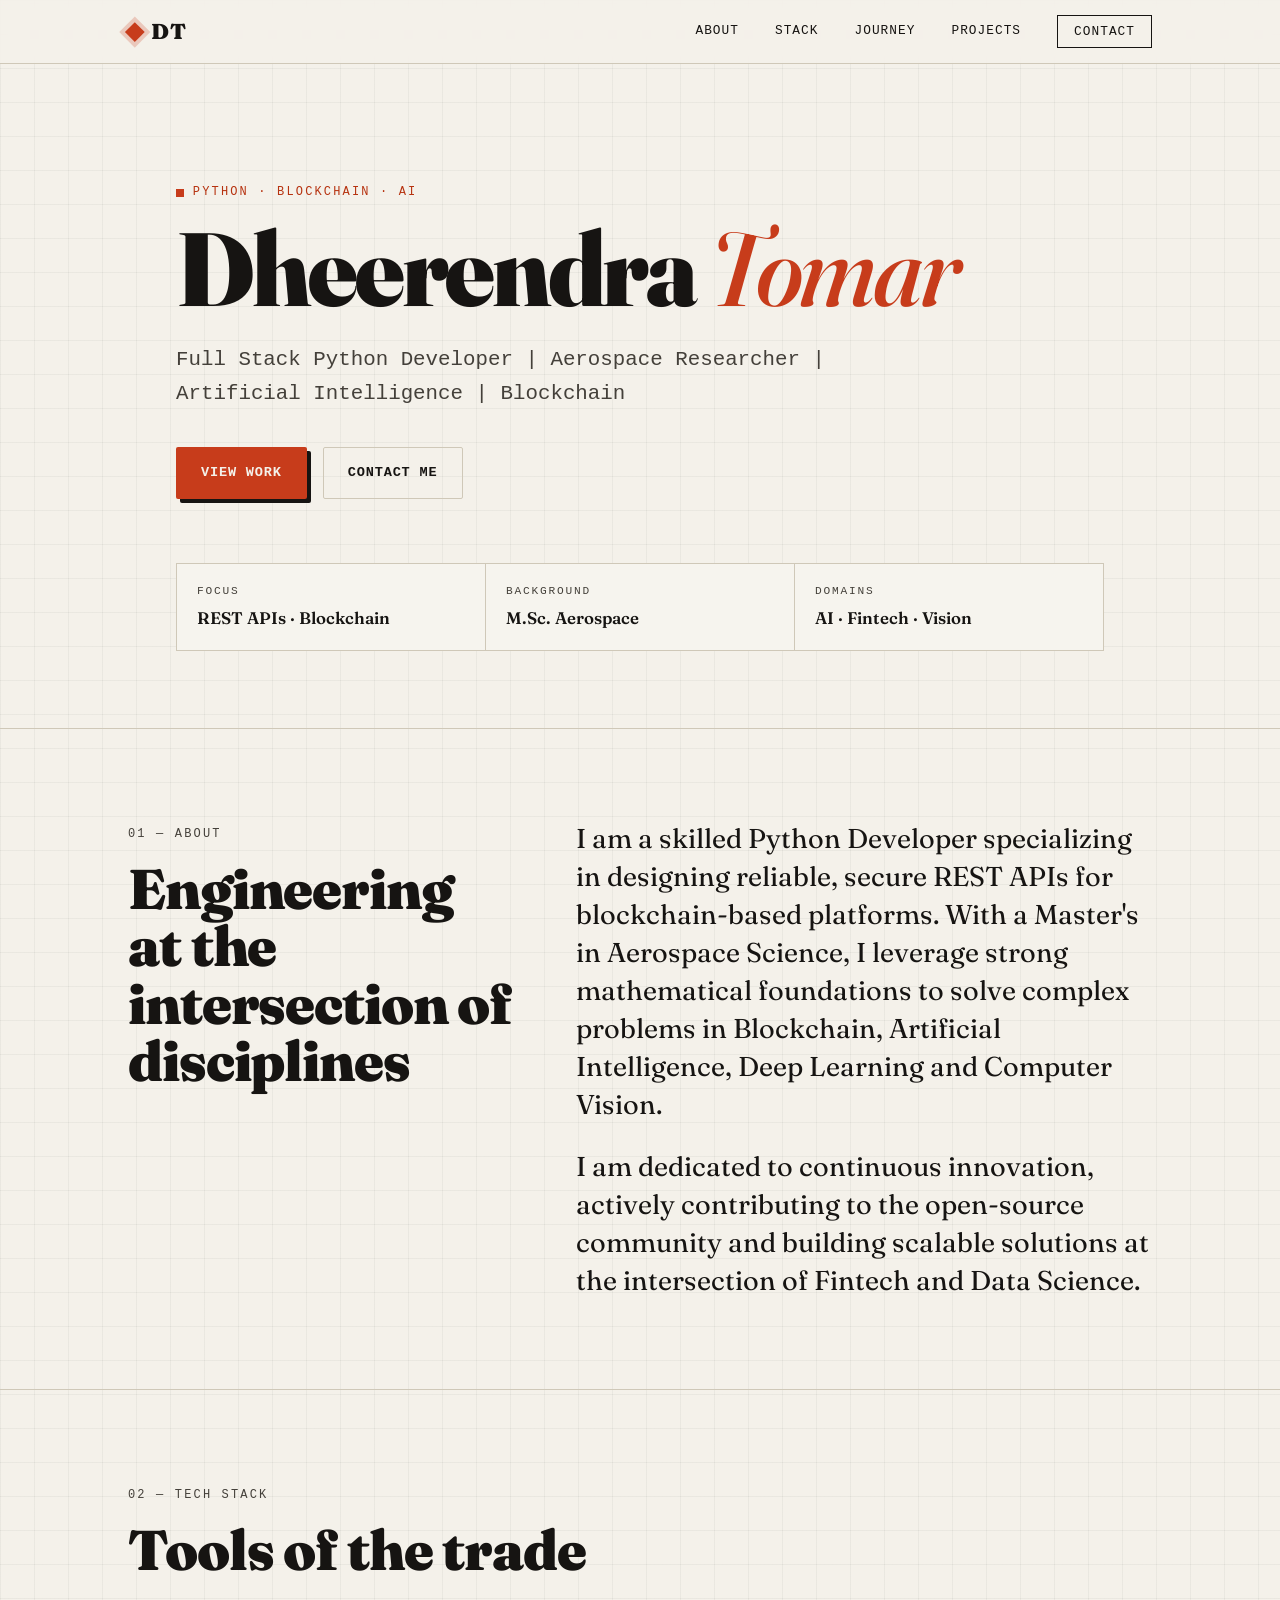
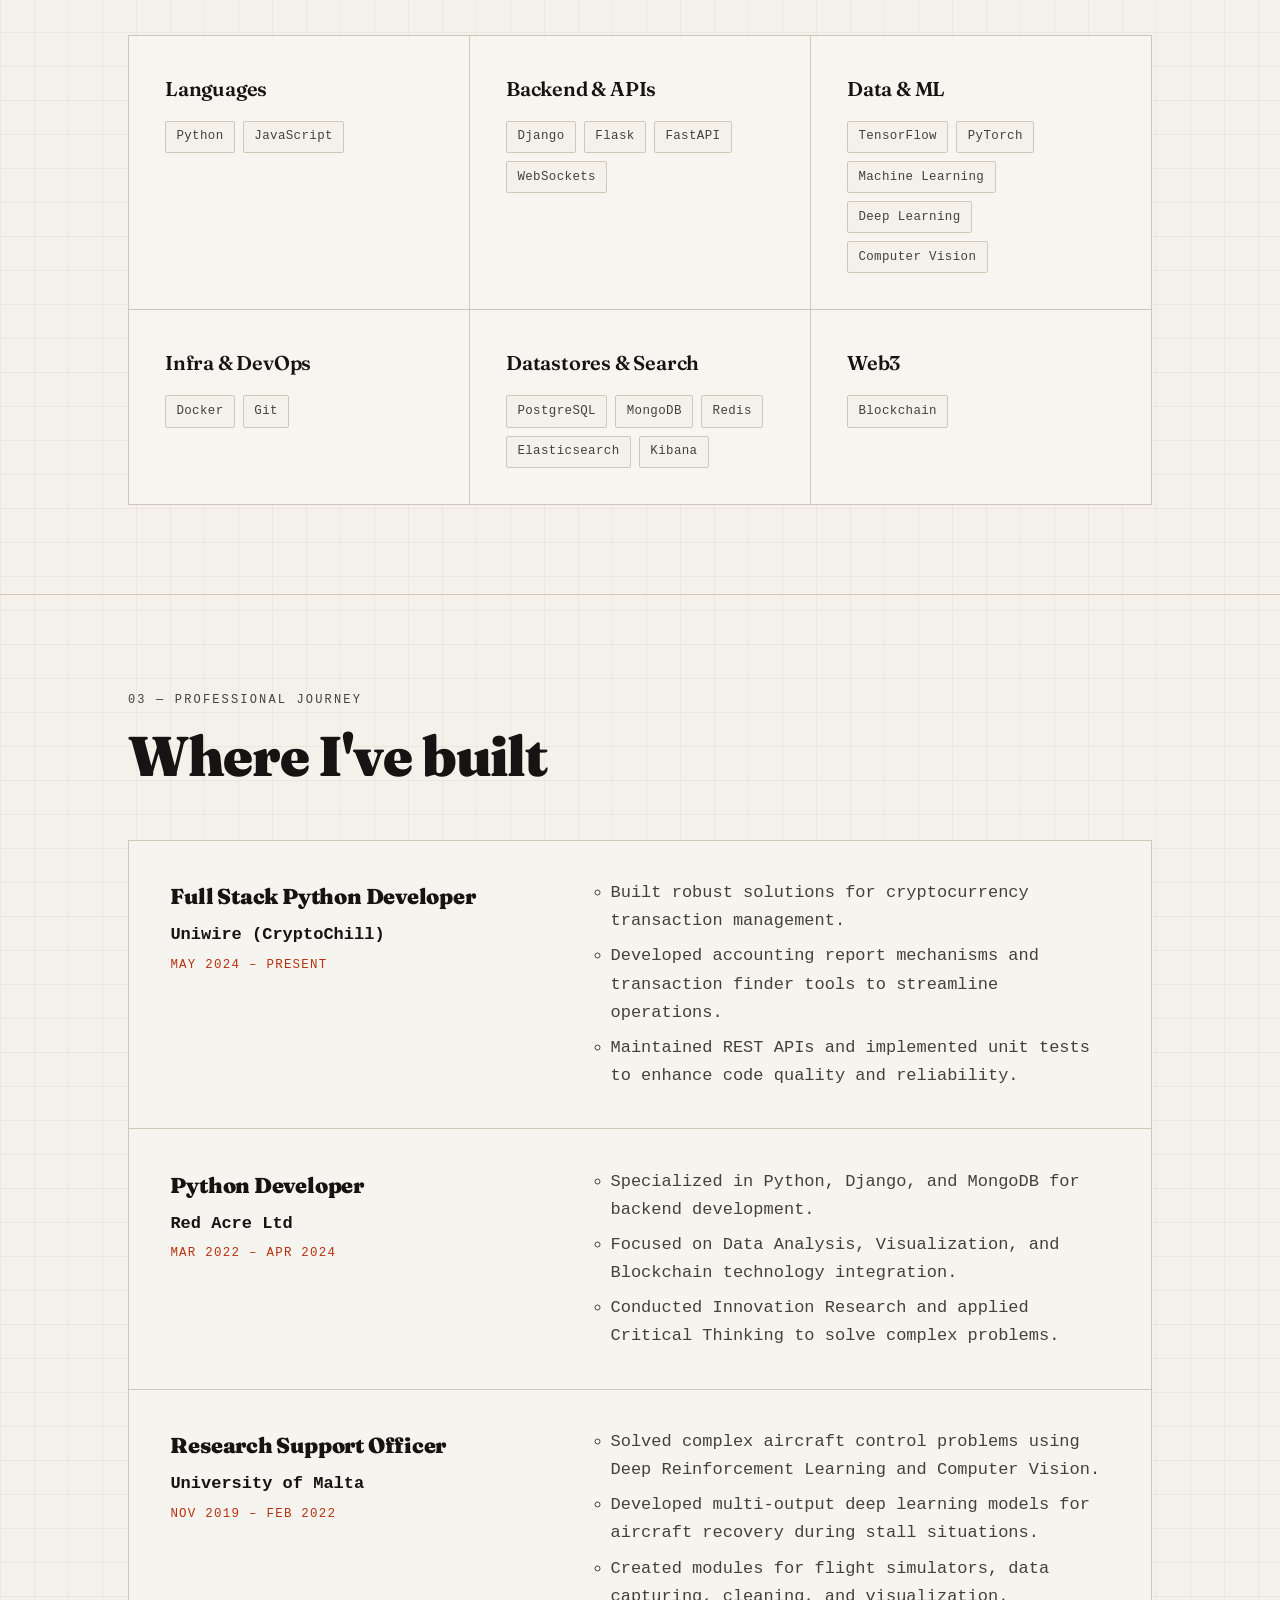
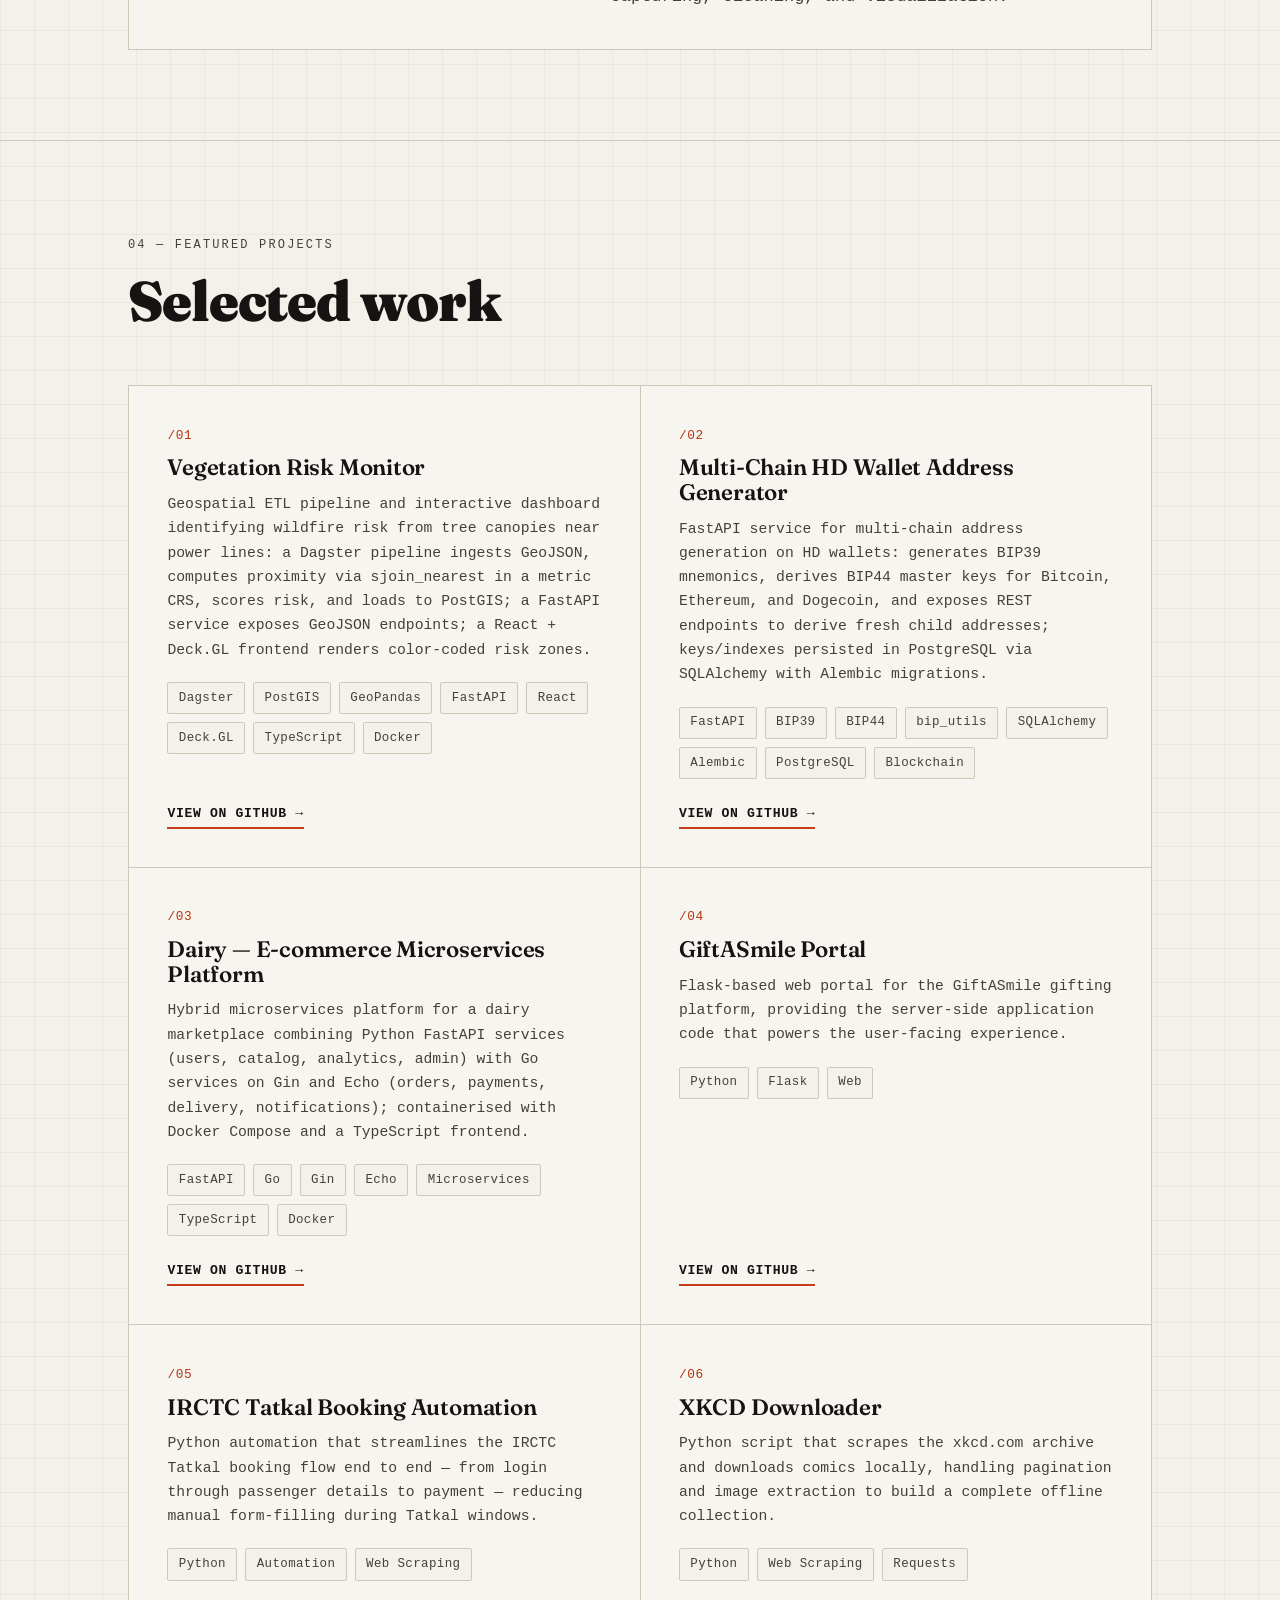
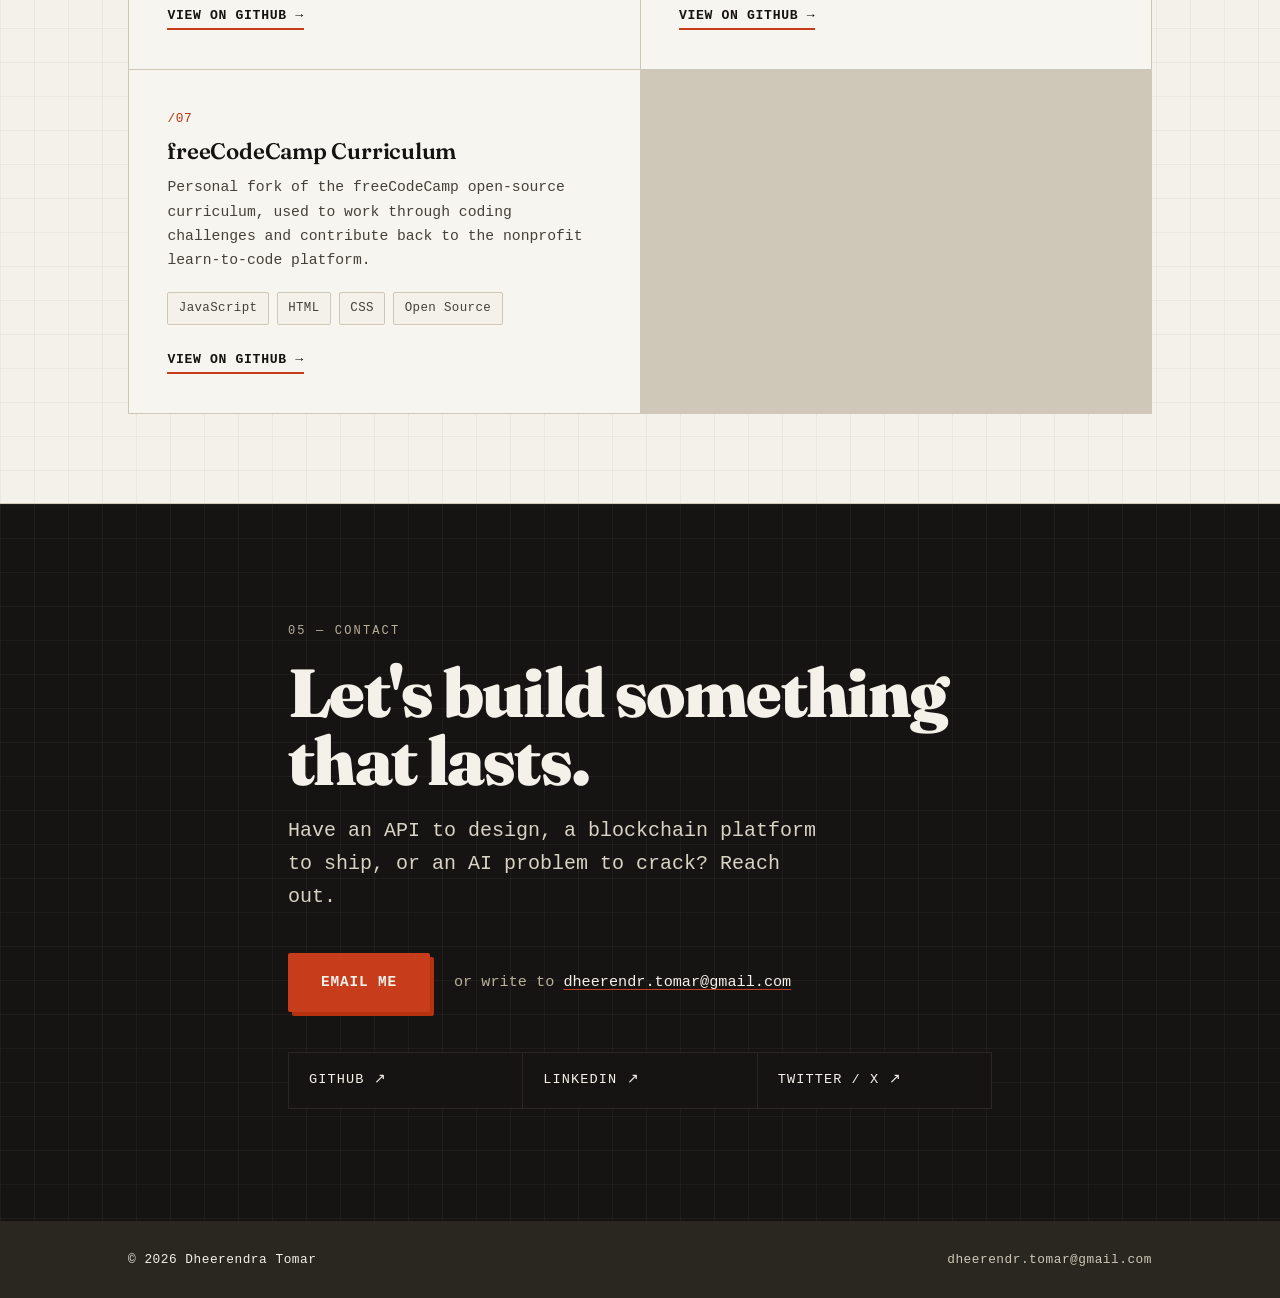
<file: public/index.html>
<!DOCTYPE html>
<html lang="en">
<head>
  <meta charset="UTF-8">
  <meta name="viewport" content="width=device-width, initial-scale=1.0">
  <meta name="description" content="Dheerendra Tomar — Full Stack Python Developer, Aerospace Researcher, AI & Blockchain.">
  <title>Dheerendra Tomar — Full Stack Python Developer</title>
  <link rel="icon" type="image/svg+xml" href="/assets/favicon.svg">
  <meta property="og:type" content="website">
  <meta property="og:title" content="Dheerendra Tomar — Full Stack Python Developer">
  <meta property="og:description" content="Python, AI/ML, and blockchain engineer. Selected projects and experience.">
  <meta property="og:url" content="https://founder.primelab.site">
  <meta name="twitter:card" content="summary">
  <link rel="preconnect" href="https://fonts.googleapis.com">
  <link rel="preconnect" href="https://fonts.gstatic.com" crossorigin>
  <link href="https://fonts.googleapis.com/css2?family=Fraunces:ital,opsz,wght@0,9..144,400;0,9..144,600;0,9..144,900;1,9..144,500&display=swap" rel="stylesheet">
  <link rel="stylesheet" href="css/style.css">
</head>
<body>
  <a class="skip-link" href="#main">Skip to content</a>

  <header class="site-header">
    <nav class="nav" aria-label="Primary">
      <a class="brand" href="#hero">
        <span class="brand-mark" aria-hidden="true"></span>
        <span class="brand-name">DT</span>
      </a>
      <button class="nav-toggle" aria-expanded="false" aria-controls="nav-menu" aria-label="Toggle navigation">
        <span class="nav-toggle-bar" aria-hidden="true"></span>
        <span class="nav-toggle-bar" aria-hidden="true"></span>
        <span class="nav-toggle-bar" aria-hidden="true"></span>
      </button>
      <ul class="nav-menu" id="nav-menu">
        <li><a href="#about">About</a></li>
        <li><a href="#stack">Stack</a></li>
        <li><a href="#journey">Journey</a></li>
        <li><a href="#projects">Projects</a></li>
        <li><a class="nav-cta" href="#contact">Contact</a></li>
      </ul>
    </nav>
  </header>

  <main id="main">

    <!-- HERO -->
    <section class="hero" id="hero" aria-labelledby="hero-title">
      <div class="container hero-inner">
        <p class="eyebrow"><span class="tick" aria-hidden="true"></span>Python · Blockchain · AI</p>
        <h1 id="hero-title">Dheerendra <span class="accent">Tomar</span></h1>
        <p class="hero-sub">Full Stack Python Developer | Aerospace Researcher | Artificial Intelligence | Blockchain</p>
        <div class="hero-actions">
          <a class="btn btn-primary" href="#projects">View Work</a>
          <a class="btn btn-ghost" href="#contact">Contact Me</a>
        </div>
        <dl class="hero-meta" aria-label="At a glance">
          <div><dt>Focus</dt><dd>REST APIs · Blockchain</dd></div>
          <div><dt>Background</dt><dd>M.Sc. Aerospace</dd></div>
          <div><dt>Domains</dt><dd>AI · Fintech · Vision</dd></div>
        </dl>
      </div>
    </section>

    <!-- ABOUT -->
    <section class="about" id="about" aria-labelledby="about-title">
      <div class="container about-inner">
        <header class="section-head">
          <p class="section-index">01 — About</p>
          <h2 id="about-title">Engineering at the intersection of disciplines</h2>
        </header>
        <div class="about-body">
          <p>I am a skilled Python Developer specializing in designing reliable, secure REST APIs for blockchain-based platforms. With a Master's in Aerospace Science, I leverage strong mathematical foundations to solve complex problems in Blockchain, Artificial Intelligence, Deep Learning and Computer Vision.</p>
          <p>I am dedicated to continuous innovation, actively contributing to the open-source community and building scalable solutions at the intersection of Fintech and Data Science.</p>
        </div>
      </div>
    </section>

    <!-- TECH STACK -->
    <section class="stack" id="stack" aria-labelledby="stack-title">
      <div class="container">
        <header class="section-head">
          <p class="section-index">02 — Tech Stack</p>
          <h2 id="stack-title">Tools of the trade</h2>
        </header>
        <ul class="cluster-grid">
          <li class="cluster">
            <h3 class="cluster-title">Languages</h3>
            <ul class="tag-list">
              <li class="tag">Python</li>
              <li class="tag">JavaScript</li>
            </ul>
          </li>
          <li class="cluster">
            <h3 class="cluster-title">Backend &amp; APIs</h3>
            <ul class="tag-list">
              <li class="tag">Django</li>
              <li class="tag">Flask</li>
              <li class="tag">FastAPI</li>
              <li class="tag">WebSockets</li>
            </ul>
          </li>
          <li class="cluster">
            <h3 class="cluster-title">Data &amp; ML</h3>
            <ul class="tag-list">
              <li class="tag">TensorFlow</li>
              <li class="tag">PyTorch</li>
              <li class="tag">Machine Learning</li>
              <li class="tag">Deep Learning</li>
              <li class="tag">Computer Vision</li>
            </ul>
          </li>
          <li class="cluster">
            <h3 class="cluster-title">Infra &amp; DevOps</h3>
            <ul class="tag-list">
              <li class="tag">Docker</li>
              <li class="tag">Git</li>
            </ul>
          </li>
          <li class="cluster">
            <h3 class="cluster-title">Datastores &amp; Search</h3>
            <ul class="tag-list">
              <li class="tag">PostgreSQL</li>
              <li class="tag">MongoDB</li>
              <li class="tag">Redis</li>
              <li class="tag">Elasticsearch</li>
              <li class="tag">Kibana</li>
            </ul>
          </li>
          <li class="cluster">
            <h3 class="cluster-title">Web3</h3>
            <ul class="tag-list">
              <li class="tag">Blockchain</li>
            </ul>
          </li>
        </ul>
      </div>
    </section>

    <!-- PROFESSIONAL JOURNEY -->
    <section class="journey" id="journey" aria-labelledby="journey-title">
      <div class="container">
        <header class="section-head">
          <p class="section-index">03 — Professional Journey</p>
          <h2 id="journey-title">Where I've built</h2>
        </header>
        <ol class="timeline">
          <li class="timeline-item">
            <div class="timeline-head">
              <h3 class="role-title">Full Stack Python Developer</h3>
              <p class="role-org">Uniwire (CryptoChill)</p>
              <p class="role-dates"><time datetime="2024-05">May 2024</time> – Present</p>
            </div>
            <ul class="role-points">
              <li>Built robust solutions for cryptocurrency transaction management.</li>
              <li>Developed accounting report mechanisms and transaction finder tools to streamline operations.</li>
              <li>Maintained REST APIs and implemented unit tests to enhance code quality and reliability.</li>
            </ul>
          </li>
          <li class="timeline-item">
            <div class="timeline-head">
              <h3 class="role-title">Python Developer</h3>
              <p class="role-org">Red Acre Ltd</p>
              <p class="role-dates"><time datetime="2022-03">Mar 2022</time> – <time datetime="2024-04">Apr 2024</time></p>
            </div>
            <ul class="role-points">
              <li>Specialized in Python, Django, and MongoDB for backend development.</li>
              <li>Focused on Data Analysis, Visualization, and Blockchain technology integration.</li>
              <li>Conducted Innovation Research and applied Critical Thinking to solve complex problems.</li>
            </ul>
          </li>
          <li class="timeline-item">
            <div class="timeline-head">
              <h3 class="role-title">Research Support Officer</h3>
              <p class="role-org">University of Malta</p>
              <p class="role-dates"><time datetime="2019-11">Nov 2019</time> – <time datetime="2022-02">Feb 2022</time></p>
            </div>
            <ul class="role-points">
              <li>Solved complex aircraft control problems using Deep Reinforcement Learning and Computer Vision.</li>
              <li>Developed multi-output deep learning models for aircraft recovery during stall situations.</li>
              <li>Created modules for flight simulators, data capturing, cleaning, and visualization.</li>
            </ul>
          </li>
        </ol>
      </div>
    </section>

    <!-- FEATURED PROJECTS -->
    <section class="projects" id="projects" aria-labelledby="projects-title">
      <div class="container">
        <header class="section-head">
          <p class="section-index">04 — Featured Projects</p>
          <h2 id="projects-title">Selected work</h2>
        </header>
        <ul class="project-grid">
          <li class="project">
            <span class="project-num" aria-hidden="true">/01</span>
            <h3 class="project-title">Vegetation Risk Monitor</h3>
            <p class="project-blurb">Geospatial ETL pipeline and interactive dashboard identifying wildfire risk from tree canopies near power lines: a Dagster pipeline ingests GeoJSON, computes proximity via sjoin_nearest in a metric CRS, scores risk, and loads to PostGIS; a FastAPI service exposes GeoJSON endpoints; a React + Deck.GL frontend renders color-coded risk zones.</p>
            <ul class="tag-list">
              <li class="tag">Dagster</li>
              <li class="tag">PostGIS</li>
              <li class="tag">GeoPandas</li>
              <li class="tag">FastAPI</li>
              <li class="tag">React</li>
              <li class="tag">Deck.GL</li>
              <li class="tag">TypeScript</li>
              <li class="tag">Docker</li>
            </ul>
            <a class="project-link" href="https://github.com/DheerendraTomar/vegetation-risk-monitor" target="_blank" rel="noopener noreferrer">View on GitHub <span aria-hidden="true">→</span></a>
          </li>
          <li class="project">
            <span class="project-num" aria-hidden="true">/02</span>
            <h3 class="project-title">Multi-Chain HD Wallet Address Generator</h3>
            <p class="project-blurb">FastAPI service for multi-chain address generation on HD wallets: generates BIP39 mnemonics, derives BIP44 master keys for Bitcoin, Ethereum, and Dogecoin, and exposes REST endpoints to derive fresh child addresses; keys/indexes persisted in PostgreSQL via SQLAlchemy with Alembic migrations.</p>
            <ul class="tag-list">
              <li class="tag">FastAPI</li>
              <li class="tag">BIP39</li>
              <li class="tag">BIP44</li>
              <li class="tag">bip_utils</li>
              <li class="tag">SQLAlchemy</li>
              <li class="tag">Alembic</li>
              <li class="tag">PostgreSQL</li>
              <li class="tag">Blockchain</li>
            </ul>
            <a class="project-link" href="https://github.com/DheerendraTomar/zeplynew" target="_blank" rel="noopener noreferrer">View on GitHub <span aria-hidden="true">→</span></a>
          </li>
          <li class="project">
            <span class="project-num" aria-hidden="true">/03</span>
            <h3 class="project-title">Dairy — E-commerce Microservices Platform</h3>
            <p class="project-blurb">Hybrid microservices platform for a dairy marketplace combining Python FastAPI services (users, catalog, analytics, admin) with Go services on Gin and Echo (orders, payments, delivery, notifications); containerised with Docker Compose and a TypeScript frontend.</p>
            <ul class="tag-list">
              <li class="tag">FastAPI</li>
              <li class="tag">Go</li>
              <li class="tag">Gin</li>
              <li class="tag">Echo</li>
              <li class="tag">Microservices</li>
              <li class="tag">TypeScript</li>
              <li class="tag">Docker</li>
            </ul>
            <a class="project-link" href="https://github.com/DheerendraTomar/dairy" target="_blank" rel="noopener noreferrer">View on GitHub <span aria-hidden="true">→</span></a>
          </li>
          <li class="project">
            <span class="project-num" aria-hidden="true">/04</span>
            <h3 class="project-title">GiftASmile Portal</h3>
            <p class="project-blurb">Flask-based web portal for the GiftASmile gifting platform, providing the server-side application code that powers the user-facing experience.</p>
            <ul class="tag-list">
              <li class="tag">Python</li>
              <li class="tag">Flask</li>
              <li class="tag">Web</li>
            </ul>
            <a class="project-link" href="https://github.com/DheerendraTomar/giftasmile" target="_blank" rel="noopener noreferrer">View on GitHub <span aria-hidden="true">→</span></a>
          </li>
          <li class="project">
            <span class="project-num" aria-hidden="true">/05</span>
            <h3 class="project-title">IRCTC Tatkal Booking Automation</h3>
            <p class="project-blurb">Python automation that streamlines the IRCTC Tatkal booking flow end to end — from login through passenger details to payment — reducing manual form-filling during Tatkal windows.</p>
            <ul class="tag-list">
              <li class="tag">Python</li>
              <li class="tag">Automation</li>
              <li class="tag">Web Scraping</li>
            </ul>
            <a class="project-link" href="https://github.com/DheerendraTomar/IRCTC-Tatkal-Ticket-Booking" target="_blank" rel="noopener noreferrer">View on GitHub <span aria-hidden="true">→</span></a>
          </li>
          <li class="project">
            <span class="project-num" aria-hidden="true">/06</span>
            <h3 class="project-title">XKCD Downloader</h3>
            <p class="project-blurb">Python script that scrapes the xkcd.com archive and downloads comics locally, handling pagination and image extraction to build a complete offline collection.</p>
            <ul class="tag-list">
              <li class="tag">Python</li>
              <li class="tag">Web Scraping</li>
              <li class="tag">Requests</li>
            </ul>
            <a class="project-link" href="https://github.com/DheerendraTomar/XKCD_Downloader" target="_blank" rel="noopener noreferrer">View on GitHub <span aria-hidden="true">→</span></a>
          </li>
          <li class="project">
            <span class="project-num" aria-hidden="true">/07</span>
            <h3 class="project-title">freeCodeCamp Curriculum</h3>
            <p class="project-blurb">Personal fork of the freeCodeCamp open-source curriculum, used to work through coding challenges and contribute back to the nonprofit learn-to-code platform.</p>
            <ul class="tag-list">
              <li class="tag">JavaScript</li>
              <li class="tag">HTML</li>
              <li class="tag">CSS</li>
              <li class="tag">Open Source</li>
            </ul>
            <a class="project-link" href="https://github.com/DheerendraTomar/freeCodeCamp" target="_blank" rel="noopener noreferrer">View on GitHub <span aria-hidden="true">→</span></a>
          </li>
        </ul>
      </div>
    </section>

    <!-- CONTACT -->
    <section class="contact" id="contact" aria-labelledby="contact-title">
      <div class="container contact-inner">
        <p class="section-index">05 — Contact</p>
        <h2 id="contact-title">Let's build something that lasts.</h2>
        <p class="contact-lede">Have an API to design, a blockchain platform to ship, or an AI problem to crack? Reach out.</p>
        <div class="contact-actions">
          <a class="btn btn-primary btn-lg" href="mailto:dheerendr.tomar@gmail.com">Email Me</a>
          <p class="contact-email">or write to <a href="mailto:dheerendr.tomar@gmail.com">dheerendr.tomar@gmail.com</a></p>
        </div>
        <ul class="social-list" aria-label="Social links">
          <li><a href="https://github.com/DheerendraTomar" target="_blank" rel="noopener noreferrer">GitHub <span aria-hidden="true">↗</span></a></li>
          <li><a href="https://www.linkedin.com/in/dheerendr/" target="_blank" rel="noopener noreferrer">LinkedIn <span aria-hidden="true">↗</span></a></li>
          <li><a href="https://x.com/thelaconicguy" target="_blank" rel="noopener noreferrer">Twitter / X <span aria-hidden="true">↗</span></a></li>
        </ul>
      </div>
    </section>

  </main>

  <footer class="site-footer">
    <div class="container footer-inner">
      <p class="footer-brand">© 2026 Dheerendra Tomar</p>
      <p class="footer-email"><a href="mailto:dheerendr.tomar@gmail.com">dheerendr.tomar@gmail.com</a></p>
    </div>
  </footer>

  <script>
    (function () {
      var toggle = document.querySelector('.nav-toggle');
      var menu = document.getElementById('nav-menu');
      if (!toggle || !menu) return;
      toggle.addEventListener('click', function () {
        var open = toggle.getAttribute('aria-expanded') === 'true';
        toggle.setAttribute('aria-expanded', String(!open));
        menu.classList.toggle('is-open', !open);
      });
      menu.addEventListener('click', function (e) {
        if (e.target.tagName === 'A') {
          toggle.setAttribute('aria-expanded', 'false');
          menu.classList.remove('is-open');
        }
      });
      document.addEventListener('keydown', function (e) {
        if (e.key === 'Escape' && toggle.getAttribute('aria-expanded') === 'true') {
          toggle.setAttribute('aria-expanded', 'false');
          menu.classList.remove('is-open');
          toggle.focus();
        }
      });
    })();
  </script>
</body>
</html>
</file>
<file: public/css/style.css>
/* =========================================================
   Dheerendra Tomar — Portfolio
   Shares the "Engineering Blueprint" design system with
   primelab.site: warm paper, ink, vermilion accent, Fraunces,
   blueprint grid, hard offset shadows. One brand family.
   ========================================================= */

:root {
  --paper:      #f4f1ea;   /* warm off-white */
  --paper-2:    #ebe7dd;   /* slightly deeper panel */
  --ink:        #161412;   /* near-black */
  --ink-soft:   #44403a;   /* muted body */
  --line:       #cfc8b8;   /* hairline rules */
  --accent:     #c73c1b;   /* vermilion (WCAG AA on paper) */
  --accent-ink: #b6320f;
  --paper-dark: #161412;
  --paper-dark-soft: #2a2620;

  --font-display: "Fraunces", Georgia, "Times New Roman", serif;
  --font-body: ui-monospace, "SF Mono", "SFMono-Regular", Menlo, Consolas, "Liberation Mono", monospace;

  --maxw: 1120px;
  --gutter: clamp(1.25rem, 4vw, 3rem);
  --radius: 2px;
}

*, *::before, *::after { box-sizing: border-box; }

html { scroll-behavior: smooth; -webkit-text-size-adjust: 100%; }

@media (prefers-reduced-motion: reduce) {
  html { scroll-behavior: auto; }
  *, *::before, *::after {
    animation-duration: 0.001ms !important;
    animation-iteration-count: 1 !important;
    transition-duration: 0.001ms !important;
  }
}

body {
  margin: 0;
  font-family: var(--font-body);
  font-size: clamp(1rem, 0.95rem + 0.2vw, 1.0625rem);
  line-height: 1.65;
  color: var(--ink);
  background-color: var(--paper);
  background-image:
    linear-gradient(to right, rgba(22,20,18,0.045) 1px, transparent 1px),
    linear-gradient(to bottom, rgba(22,20,18,0.045) 1px, transparent 1px);
  background-size: 34px 34px;
  -webkit-font-smoothing: antialiased;
  text-rendering: optimizeLegibility;
}

img { max-width: 100%; display: block; }
a { color: inherit; }

/* ---------- Layout helpers ---------- */
.container {
  width: 100%;
  max-width: var(--maxw);
  margin-inline: auto;
  padding-inline: var(--gutter);
}
section { position: relative; }

/* ---------- Skip link / focus ---------- */
.skip-link {
  position: absolute;
  left: 0; top: -3em;
  background: var(--ink);
  color: var(--paper);
  padding: 0.6em 1em;
  z-index: 100;
  text-decoration: none;
  transition: top 0.15s ease;
}
.skip-link:focus { top: 0; }

:focus-visible {
  outline: 3px solid var(--accent);
  outline-offset: 3px;
  border-radius: var(--radius);
}

/* ---------- Header / nav ---------- */
.site-header {
  position: sticky;
  top: 0;
  z-index: 50;
  background: color-mix(in srgb, var(--paper) 88%, transparent);
  -webkit-backdrop-filter: blur(6px);
  backdrop-filter: blur(6px);
  border-bottom: 1px solid var(--line);
}
.nav {
  display: flex;
  align-items: center;
  justify-content: space-between;
  gap: 1rem;
  max-width: var(--maxw);
  margin-inline: auto;
  padding: 0.85rem var(--gutter);
}
.brand {
  display: inline-flex;
  align-items: center;
  gap: 0.6rem;
  text-decoration: none;
  font-weight: 600;
}
.brand-mark {
  width: 0.85rem;
  height: 0.85rem;
  background: var(--accent);
  transform: rotate(45deg);
  box-shadow: 0 0 0 4px color-mix(in srgb, var(--accent) 22%, transparent);
}
.brand-name {
  font-family: var(--font-display);
  font-size: 1.35rem;
  font-weight: 900;
  letter-spacing: 0.02em;
}
.nav-menu {
  list-style: none;
  display: flex;
  align-items: center;
  gap: clamp(1rem, 3vw, 2.25rem);
  margin: 0;
  padding: 0;
  font-size: 0.8rem;
  text-transform: uppercase;
  letter-spacing: 0.08em;
}
.nav-menu a { text-decoration: none; padding: 0.4rem 0; position: relative; }
.nav-menu a:not(.nav-cta)::after {
  content: "";
  position: absolute;
  left: 0; bottom: 0;
  width: 100%; height: 2px;
  background: var(--accent);
  transform: scaleX(0);
  transform-origin: left;
  transition: transform 0.2s ease;
}
.nav-menu a:not(.nav-cta):hover::after,
.nav-menu a:not(.nav-cta):focus-visible::after { transform: scaleX(1); }
.nav-cta {
  border: 1px solid var(--ink);
  transition: background 0.18s ease, color 0.18s ease;
}
.nav-menu .nav-cta { padding: 0.5rem 1rem; }
.nav-cta:hover, .nav-cta:focus-visible { background: var(--ink); color: var(--paper); }

.nav-toggle {
  display: none;
  flex-direction: column;
  gap: 5px;
  width: 44px; height: 44px;
  align-items: center;
  justify-content: center;
  background: none;
  border: 1px solid var(--line);
  border-radius: var(--radius);
  cursor: pointer;
}
.nav-toggle-bar {
  display: block;
  width: 22px; height: 2px;
  background: var(--ink);
  transition: transform 0.2s ease, opacity 0.2s ease;
}

/* ---------- Buttons ---------- */
.btn {
  display: inline-flex;
  align-items: center;
  justify-content: center;
  gap: 0.5rem;
  font-family: var(--font-body);
  font-size: 0.85rem;
  font-weight: 600;
  letter-spacing: 0.06em;
  text-transform: uppercase;
  text-decoration: none;
  padding: 0.85rem 1.5rem;
  border: 1px solid transparent;
  border-radius: var(--radius);
  cursor: pointer;
  transition: transform 0.15s ease, background 0.18s ease, color 0.18s ease, box-shadow 0.18s ease;
}
.btn:active { transform: translateY(1px); }
.btn-lg { padding: 1.05rem 2rem; font-size: 0.9rem; }

.btn-primary {
  background: var(--accent);
  color: var(--paper);
  box-shadow: 4px 4px 0 var(--ink);
}
.btn-primary:hover, .btn-primary:focus-visible {
  background: var(--accent-ink);
  box-shadow: 2px 2px 0 var(--ink);
  transform: translate(2px, 2px);
}
.btn-ghost { color: var(--ink); border-color: var(--line); }
.btn-ghost:hover, .btn-ghost:focus-visible { border-color: var(--ink); background: var(--paper-2); }

/* ---------- Eyebrow / section labels ---------- */
.eyebrow, .section-index {
  font-size: 0.75rem;
  text-transform: uppercase;
  letter-spacing: 0.18em;
  color: var(--accent-ink);
  margin: 0 0 1rem;
  display: inline-flex;
  align-items: center;
  gap: 0.55rem;
}
.tick { width: 8px; height: 8px; background: var(--accent); display: inline-block; }
.section-index { color: var(--ink-soft); }

.section-head { margin-bottom: clamp(2rem, 5vw, 3.5rem); }
.section-head h2 {
  font-family: var(--font-display);
  font-weight: 900;
  font-size: clamp(2rem, 1.4rem + 3vw, 3.5rem);
  line-height: 1.02;
  letter-spacing: -0.02em;
  margin: 0;
}

/* ---------- Hero ---------- */
.hero { padding: clamp(4rem, 9vw, 8rem) 0 clamp(3rem, 6vw, 5rem); }
.hero-inner { max-width: 64rem; }
.hero h1 {
  font-family: var(--font-display);
  font-weight: 900;
  font-size: clamp(3rem, 1.6rem + 7vw, 6.5rem);
  line-height: 0.96;
  letter-spacing: -0.03em;
  margin: 0 0 1.5rem;
}
.hero h1 .accent {
  color: var(--accent);
  font-style: italic;
  font-weight: 500;
}
.hero-sub {
  max-width: 44rem;
  font-size: clamp(1.05rem, 1rem + 0.4vw, 1.3rem);
  color: var(--ink-soft);
  margin: 0 0 2.25rem;
}
.hero-actions {
  display: flex;
  flex-wrap: wrap;
  gap: 1rem;
  margin-bottom: clamp(2.5rem, 6vw, 4rem);
}
.hero-meta {
  display: grid;
  grid-template-columns: repeat(3, minmax(0, 1fr));
  gap: 1px;
  margin: 0;
  border: 1px solid var(--line);
  background: var(--line);
}
.hero-meta > div {
  background: color-mix(in srgb, var(--paper) 80%, white);
  padding: 1.1rem 1.25rem;
}
.hero-meta dt {
  font-size: 0.7rem;
  text-transform: uppercase;
  letter-spacing: 0.16em;
  color: var(--ink-soft);
  margin-bottom: 0.3rem;
}
.hero-meta dd {
  margin: 0;
  font-family: var(--font-display);
  font-weight: 600;
  font-size: 1.05rem;
}

/* ---------- About ---------- */
.about {
  padding: clamp(3.5rem, 7vw, 6rem) 0;
  border-top: 1px solid var(--line);
}
.about-inner {
  display: grid;
  grid-template-columns: minmax(0, 0.8fr) minmax(0, 1.2fr);
  gap: clamp(2rem, 5vw, 4rem);
  align-items: start;
}
.about .section-head { margin-bottom: 0; }
.about-body p {
  font-family: var(--font-display);
  font-weight: 400;
  font-size: clamp(1.2rem, 1rem + 0.9vw, 1.7rem);
  line-height: 1.4;
  margin: 0 0 1.5rem;
}
.about-body p:last-child { margin-bottom: 0; }

/* ---------- Tech Stack ---------- */
.stack { padding: clamp(3.5rem, 7vw, 6rem) 0; border-top: 1px solid var(--line); }
.cluster-grid {
  list-style: none;
  margin: 0;
  padding: 0;
  display: grid;
  grid-template-columns: repeat(3, minmax(0, 1fr));
  gap: 1px;
  background: var(--line);
  border: 1px solid var(--line);
}
.cluster {
  position: relative;
  background: color-mix(in srgb, var(--paper) 75%, white);
  padding: clamp(1.5rem, 3vw, 2.25rem);
  overflow: hidden;
  transition: background 0.2s ease;
}
.cluster::before {
  content: "";
  position: absolute;
  inset: 0;
  border-top: 3px solid var(--accent);
  transform: scaleX(0);
  transform-origin: left;
  transition: transform 0.25s ease;
}
.cluster:hover { background: #fff; }
.cluster:hover::before { transform: scaleX(1); }
.cluster-title {
  font-family: var(--font-display);
  font-weight: 600;
  font-size: 1.25rem;
  letter-spacing: -0.01em;
  margin: 0 0 1rem;
}
.tag-list {
  list-style: none;
  margin: 0;
  padding: 0;
  display: flex;
  flex-wrap: wrap;
  gap: 0.5rem;
}
.tag {
  font-size: 0.78rem;
  letter-spacing: 0.03em;
  padding: 0.3rem 0.65rem;
  border: 1px solid var(--line);
  border-radius: var(--radius);
  background: var(--paper);
  color: var(--ink-soft);
}

/* ---------- Professional Journey ---------- */
.journey { padding: clamp(3.5rem, 7vw, 6rem) 0; border-top: 1px solid var(--line); }
.timeline {
  list-style: none;
  margin: 0;
  padding: 0;
  display: grid;
  gap: 1px;
  background: var(--line);
  border: 1px solid var(--line);
}
.timeline-item {
  background: color-mix(in srgb, var(--paper) 80%, white);
  padding: clamp(1.5rem, 3vw, 2.5rem);
  display: grid;
  grid-template-columns: minmax(0, 0.85fr) minmax(0, 1.15fr);
  gap: clamp(1.25rem, 3vw, 3rem);
  position: relative;
  border-left: 3px solid transparent;
  transition: border-color 0.2s ease, background 0.2s ease;
}
.timeline-item:hover { background: #fff; border-left-color: var(--accent); }
.role-title {
  font-family: var(--font-display);
  font-weight: 900;
  font-size: 1.35rem;
  letter-spacing: -0.01em;
  margin: 0 0 0.4rem;
}
.role-org { margin: 0 0 0.35rem; font-weight: 600; color: var(--ink); }
.role-dates {
  margin: 0;
  font-size: 0.78rem;
  text-transform: uppercase;
  letter-spacing: 0.1em;
  color: var(--accent-ink);
}
.role-points { margin: 0; padding-left: 1.1rem; color: var(--ink-soft); }
.role-points li { margin-bottom: 0.45rem; }
.role-points li:last-child { margin-bottom: 0; }

/* ---------- Featured Projects ---------- */
.projects { padding: clamp(3.5rem, 7vw, 6rem) 0; border-top: 1px solid var(--line); }
.project-grid {
  list-style: none;
  margin: 0;
  padding: 0;
  display: grid;
  grid-template-columns: repeat(2, minmax(0, 1fr));
  gap: 1px;
  background: var(--line);
  border: 1px solid var(--line);
}
.project {
  position: relative;
  background: color-mix(in srgb, var(--paper) 75%, white);
  padding: clamp(1.75rem, 3vw, 2.5rem);
  display: flex;
  flex-direction: column;
  overflow: hidden;
  transition: background 0.2s ease;
}
.project::before {
  content: "";
  position: absolute;
  inset: 0;
  border-top: 3px solid var(--accent);
  transform: scaleX(0);
  transform-origin: left;
  transition: transform 0.25s ease;
}
.project:hover { background: #fff; }
.project:hover::before { transform: scaleX(1); }
.project-num { font-size: 0.8rem; color: var(--accent-ink); letter-spacing: 0.05em; }
.project-title {
  font-family: var(--font-display);
  font-weight: 600;
  font-size: 1.4rem;
  line-height: 1.1;
  letter-spacing: -0.01em;
  margin: 0.6rem 0 0.75rem;
}
.project-blurb { margin: 0 0 1.25rem; color: var(--ink-soft); font-size: 0.92rem; }
.project .tag-list { margin-bottom: 1.5rem; }
.project-link {
  margin-top: auto;
  align-self: flex-start;
  font-size: 0.82rem;
  font-weight: 600;
  letter-spacing: 0.05em;
  text-transform: uppercase;
  text-decoration: none;
  color: var(--ink);
  border-bottom: 2px solid var(--accent);
  padding-bottom: 2px;
  transition: color 0.18s ease;
}
.project-link span { transition: margin-left 0.18s ease; display: inline-block; }
.project-link:hover, .project-link:focus-visible { color: var(--accent-ink); }
.project-link:hover span, .project-link:focus-visible span { margin-left: 0.25rem; }

/* ---------- Contact (inverted block) ---------- */
.contact {
  background: var(--paper-dark);
  color: var(--paper);
  padding: clamp(4rem, 9vw, 7rem) 0;
  border-top: 1px solid var(--line);
  background-image:
    linear-gradient(to right, rgba(255,255,255,0.04) 1px, transparent 1px),
    linear-gradient(to bottom, rgba(255,255,255,0.04) 1px, transparent 1px);
  background-size: 34px 34px;
}
.contact .section-index { color: #b9b09c; }
.contact-inner { max-width: 50rem; }
.contact h2 {
  font-family: var(--font-display);
  font-weight: 900;
  font-size: clamp(2.2rem, 1.4rem + 4vw, 4.25rem);
  line-height: 1.0;
  letter-spacing: -0.025em;
  margin: 0 0 1.25rem;
}
.contact-lede {
  color: #d9d3c6;
  font-size: clamp(1.05rem, 1rem + 0.4vw, 1.25rem);
  max-width: 34rem;
  margin: 0 0 2.5rem;
}
.contact-actions {
  display: flex;
  flex-wrap: wrap;
  align-items: center;
  gap: 1.5rem;
  margin-bottom: 2.5rem;
}
.contact .btn-primary { box-shadow: 4px 4px 0 var(--accent-ink); }
.contact .btn-primary:hover, .contact .btn-primary:focus-visible { box-shadow: 2px 2px 0 var(--accent-ink); }
.contact-email { margin: 0; color: #b9b09c; font-size: 0.95rem; }
.contact-email a {
  color: var(--paper);
  text-decoration: underline;
  text-decoration-color: var(--accent);
  text-underline-offset: 3px;
}
.contact-email a:hover { text-decoration-thickness: 2px; }
.social-list {
  list-style: none;
  margin: 0;
  padding: 0;
  display: flex;
  flex-wrap: wrap;
  gap: 1px;
  border: 1px solid var(--paper-dark-soft);
  background: var(--paper-dark-soft);
}
.social-list li { flex: 1 1 8rem; }
.social-list a {
  display: block;
  background: var(--paper-dark);
  padding: 1rem 1.25rem;
  text-decoration: none;
  font-size: 0.85rem;
  text-transform: uppercase;
  letter-spacing: 0.08em;
  color: var(--paper);
  transition: background 0.18s ease, color 0.18s ease;
}
.social-list a:hover, .social-list a:focus-visible { background: var(--accent); color: var(--paper); }

/* ---------- Footer ---------- */
.site-footer {
  background: var(--paper-dark-soft);
  color: var(--paper);
  padding: 1.75rem 0;
}
.footer-inner {
  display: flex;
  flex-wrap: wrap;
  justify-content: space-between;
  align-items: center;
  gap: 0.75rem;
  font-size: 0.8rem;
  letter-spacing: 0.04em;
}
.footer-brand { margin: 0; }
.footer-email { margin: 0; }
.footer-email a { color: #cfc8b8; text-decoration: none; }
.footer-email a:hover, .footer-email a:focus-visible {
  color: var(--paper);
  text-decoration: underline;
  text-underline-offset: 3px;
}

/* ---------- Entrance animation ---------- */
@media (prefers-reduced-motion: no-preference) {
  .hero .eyebrow, .hero h1, .hero-sub, .hero-actions, .hero-meta {
    opacity: 0;
    transform: translateY(14px);
    animation: rise 0.7s cubic-bezier(0.2, 0.7, 0.2, 1) forwards;
  }
  .hero h1 { animation-delay: 0.06s; }
  .hero-sub { animation-delay: 0.14s; }
  .hero-actions { animation-delay: 0.22s; }
  .hero-meta { animation-delay: 0.30s; }
}
@keyframes rise {
  to { opacity: 1; transform: translateY(0); }
}

/* ---------- Responsive ---------- */
@media (max-width: 900px) {
  .about-inner { grid-template-columns: 1fr; }
  .cluster-grid { grid-template-columns: repeat(2, minmax(0, 1fr)); }
  .timeline-item { grid-template-columns: 1fr; gap: 1rem; }
}

@media (max-width: 680px) {
  .nav-toggle { display: inline-flex; }
  .nav-menu {
    position: absolute;
    left: 0; right: 0; top: 100%;
    flex-direction: column;
    align-items: stretch;
    gap: 0;
    background: var(--paper);
    border-bottom: 1px solid var(--line);
    padding: 0.5rem var(--gutter) 1rem;
    display: none;
  }
  .nav-menu.is-open { display: flex; }
  .nav-menu li { border-top: 1px solid var(--line); }
  .nav-menu a { display: block; padding: 0.9rem 0; }
  .nav-cta { text-align: center; margin-top: 0.75rem; }

  .cluster-grid { grid-template-columns: 1fr; }
  .project-grid { grid-template-columns: 1fr; }
  .hero-meta { grid-template-columns: 1fr; }
  .hero-actions .btn, .contact-actions .btn { width: 100%; }
}
</file>
